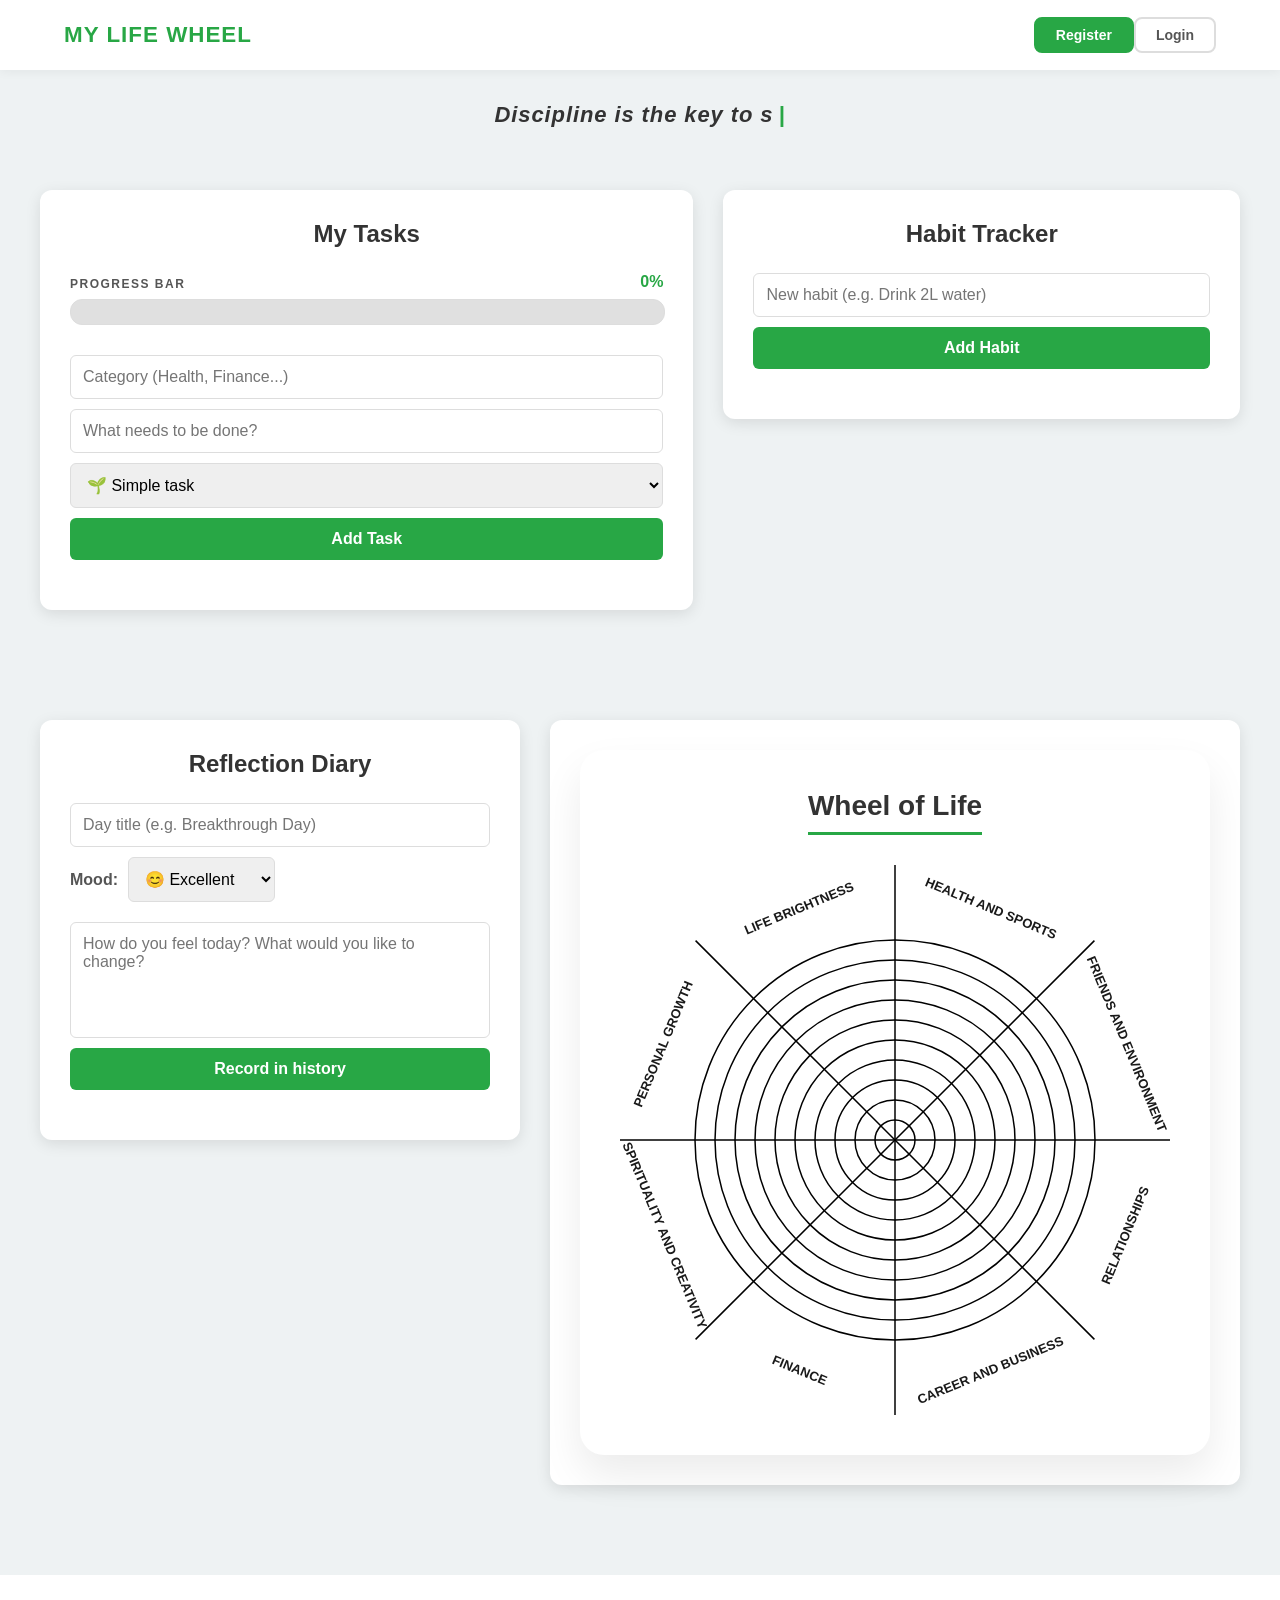
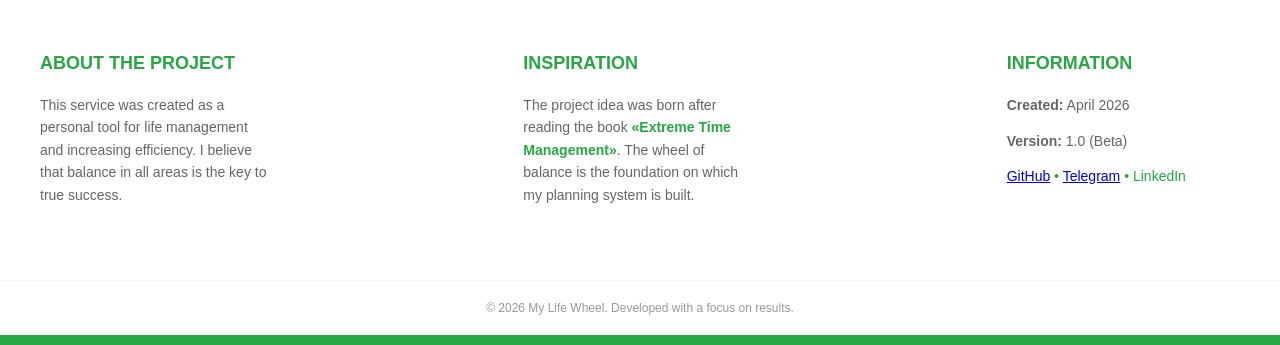
<file: index.html>
<!DOCTYPE html>
<html lang="en">
<head>
    <meta charset="UTF-8">
    <meta name="viewport" content="width=device-width, initial-scale=1.0">
    <title>My Life Wheel - Tasks & Balance</title>
    <link rel="stylesheet" href="style.css">
</head>
<body>

<div class="quote-container">
    <div id="typewriter-quote" class="quote-text"></div>
</div>

<div class="header">
    <div class="logo">My Life Wheel</div>
    <div class="nav-btns" id="auth-section">

        <div id="guest-btns">
            <button onclick="location.href='register.html'">Register</button>
            <button onclick="location.href='login.html'">Login</button>
        </div>

        <div id="user-profile" style="display: none; align-items: center; gap: 10px;">
            <span id="welcome-text" style="font-weight: bold; color: #2e7d32; margin-right: 5px;"></span>

            <button onclick="location.href='settings.html'" class="btn-settings">Settings</button>

            <button onclick="logout()" class="btn-logout">Logout</button>
        </div>
    </div>
</div>

<div class="main-content-layout">
    <div class="container tasks-column">
        <h2>My Tasks</h2>
        <div class="progress-section">
            <div class="progress-labels">
                <span class="progress-title">PROGRESS BAR</span>
                <span id="progressPercent">0%</span>
            </div>
            <div class="daily-progress">
                <div class="progress-fill" id="progressBar"></div>
            </div>
        </div>

        <form class="input-group" id="taskForm">
            <input type="text" id="nameInput" placeholder="Category (Health, Finance...)" required>
            <input type="text" id="taskInput" placeholder="What needs to be done?" required>
            <select id="priorityInput">
                <option value="low">🌱 Simple task</option>
                <option value="medium">⚡ Medium task</option>
                <option value="high">🔥 Important task</option>
                <option value="goal">🏆 Personal goal</option>
            </select>
            <button type="submit" class="btn-add">Add Task</button>
        </form>
        <ul id="taskList"></ul>
    </div>

    <div class="container habits-column">
        <h2>Habit Tracker</h2>
        <div class="input-group">
            <input type="text" id="habitInput" placeholder="New habit (e.g. Drink 2L water)">
            <button onclick="addHabit()" class="btn-add">Add Habit</button>
        </div>
        <ul id="habitList" class="habit-list">
        </ul>
    </div>
</div>

<div class="diary-wheel-layout">
    <div class="container diary-section">
        <h2>Reflection Diary</h2>
        <form id="diaryForm" class="input-group">
            <input type="text" id="diaryTitle" placeholder="Day title (e.g. Breakthrough Day)" required>
            <div class="mood-selector">
                <label>Mood:</label>
                <select id="diaryMood">
                    <option value="😊">😊 Excellent</option>
                    <option value="😐">😐 Normal</option>
                    <option value="😔">😔 Tough day</option>
                    <option value="🚀">🚀 Productive</option>
                </select>
            </div>
            <textarea id="diaryText" placeholder="How do you feel today? What would you like to change?" rows="5" required></textarea>
            <button type="submit" class="btn-add">Record in history</button>
        </form>
        <div id="diaryLog" class="diary-log">
        </div>
    </div>

    <div class="container wheel-section-new">
        <div class="wheel-card">
            <h2 class="wheel-title">Wheel of Life</h2>
            <div class="canvas-wrapper">
                <canvas id="balanceChart" width="550" height="550"></canvas>
            </div>
        </div>
    </div>
</div>

<footer class="site-footer">
    <div class="footer-content">
        <div class="footer-section about">
            <h3>About the project</h3>
            <p>This service was created as a personal tool for life management and increasing efficiency. I believe that balance in all areas is the key to true success.</p>
        </div>

        <div class="footer-section inspiration">
            <h3>Inspiration</h3>
            <p>The project idea was born after reading the book <a href="https://www.litres.ru/book/aleksey-ivanovich-tolkachev/ekstremalnyy-taym-menedzhment-68808090/" target="_blank">«Extreme Time Management»</a>. The wheel of balance is the foundation on which my planning system is built.</p>
        </div>

        <div class="footer-section details">
            <h3>Information</h3>
            <p><strong>Created:</strong> April 2026</p>
            <p><strong>Version:</strong> 1.0 (Beta)</p>
            <div class="social-links">
                <span><a href="https://github.com/YouMei2" target="_blank" >GitHub</a></span> • <span><a href="https://t.me/Giorgione5576" target="_blank">Telegram</a> </span> • <span>LinkedIn</span>
            </div>
        </div>
    </div>
    <div class="footer-bottom">
        &copy; 2026 My Life Wheel. Developed with a focus on results.
    </div>
</footer>

<script src="script.js"></script>
</body>
</html>
</file>
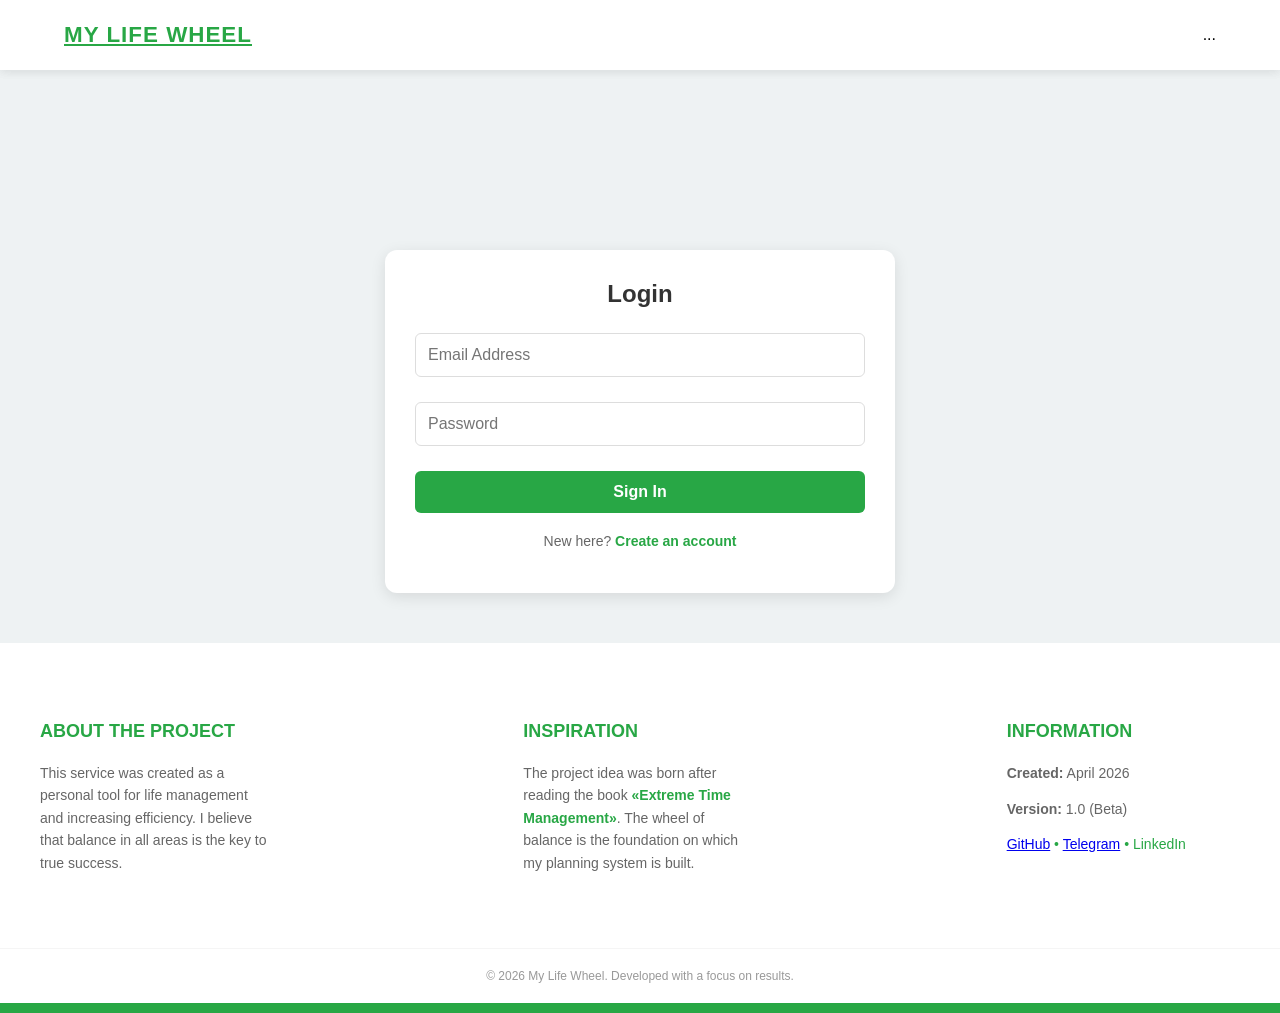
<file: login.html>
<!DOCTYPE html>
<html lang="en">
<head>
    <meta charset="UTF-8">
    <meta name="viewport" content="width=device-width, initial-scale=1.0">
    <title>Login - My Life Wheel</title>
    <link rel="stylesheet" href="style.css">
</head>
<body>
<div class="header">
    <div class="header">
        <a href="index.html" class="logo">My Life Wheel</a> <div class="nav-btns">
        ...
    </div>
    </div>
</div>

<div class="container auth-container">
    <h2>Login</h2>
    <form class="input-group" id="loginForm">
        <input type="email" placeholder="Email Address" required>
        <input type="password" placeholder="Password" required>
        <button type="submit" class="btn-add">Sign In</button>
    </form>
    <p class="auth-footer">New here? <a href="register.html">Create an account</a></p>
</div>

<footer class="site-footer">
    <div class="footer-content">
        <div class="footer-section about">
            <h3>About the project</h3>
            <p>This service was created as a personal tool for life management and increasing efficiency. I believe that balance in all areas is the key to true success.</p>
        </div>

        <div class="footer-section inspiration">
            <h3>Inspiration</h3>
            <p>The project idea was born after reading the book <a href="https://www.litres.ru/book/aleksey-ivanovich-tolkachev/ekstremalnyy-taym-menedzhment-68808090/" target="_blank">«Extreme Time Management»</a>. The wheel of balance is the foundation on which my planning system is built.</p>
        </div>

        <div class="footer-section details">
            <h3>Information</h3>
            <p><strong>Created:</strong> April 2026</p>
            <p><strong>Version:</strong> 1.0 (Beta)</p>
            <div class="social-links">
                <span><a href="https://github.com/YouMei2" target="_blank" >GitHub</a></span> • <span><a href="https://t.me/Giorgione5576" target="_blank">Telegram</a> </span> • <span>LinkedIn</span>
            </div>
        </div>
    </div>
    <div class="footer-bottom">
        &copy; 2026 My Life Wheel. Developed with a focus on results.
    </div>
</footer>

<script src="login.js"></script>
</body>
</html>
</file>
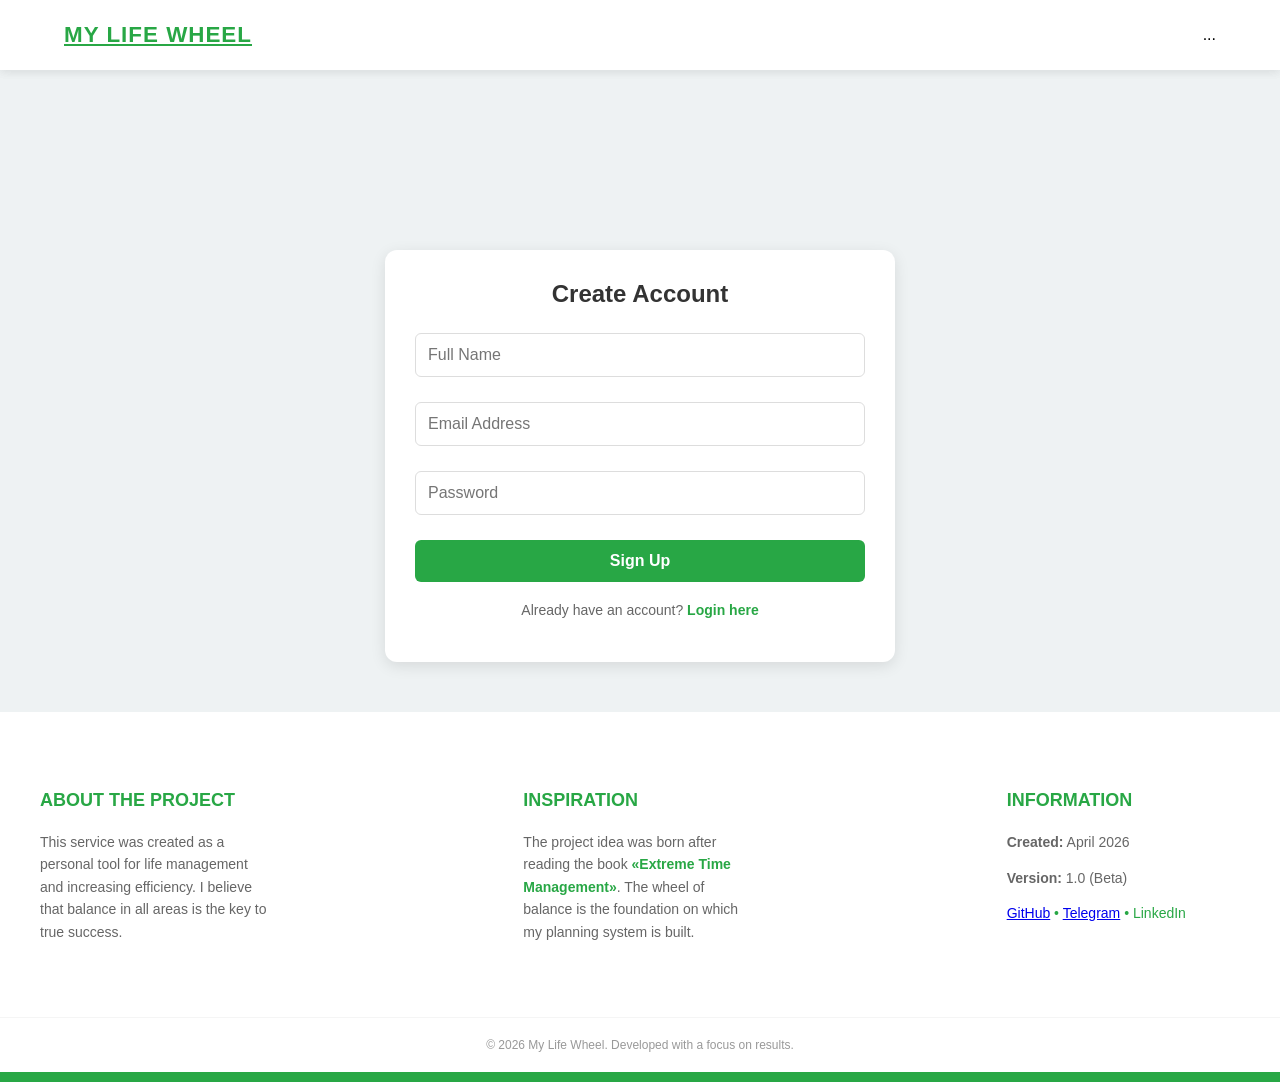
<file: register.html>
<!DOCTYPE html>
<html lang="en">
<head>
    <meta charset="UTF-8">
    <meta name="viewport" content="width=device-width, initial-scale=1.0">
    <title>Register - My Life Wheel</title>
    <link rel="stylesheet" href="style.css">
</head>
<body>
<div class="header">
    <div class="header">
        <a href="index.html" class="logo">My Life Wheel</a> <div class="nav-btns">
        ...
    </div>
    </div>
</div>

<div class="container auth-container">
    <h2>Create Account</h2>
    <form class="input-group" id="registerForm">
        <input type="text" placeholder="Full Name" required>
        <input type="email" placeholder="Email Address" required>
        <input type="password" placeholder="Password" required>
        <button type="submit" class="btn-add">Sign Up</button>
    </form>
    <p class="auth-footer">Already have an account? <a href="login.html">Login here</a></p>
</div>

<footer class="site-footer">
    <div class="footer-content">
        <div class="footer-section about">
            <h3>About the project</h3>
            <p>This service was created as a personal tool for life management and increasing efficiency. I believe that balance in all areas is the key to true success.</p>
        </div>

        <div class="footer-section inspiration">
            <h3>Inspiration</h3>
            <p>The project idea was born after reading the book <a href="https://www.litres.ru/book/aleksey-ivanovich-tolkachev/ekstremalnyy-taym-menedzhment-68808090/" target="_blank">«Extreme Time Management»</a>. The wheel of balance is the foundation on which my planning system is built.</p>
        </div>

        <div class="footer-section details">
            <h3>Information</h3>
            <p><strong>Created:</strong> April 2026</p>
            <p><strong>Version:</strong> 1.0 (Beta)</p>
            <div class="social-links">
                <span><a href="https://github.com/YouMei2" target="_blank" >GitHub</a></span> • <span><a href="https://t.me/Giorgione5576" target="_blank">Telegram</a> </span> • <span>LinkedIn</span>
            </div>
        </div>
    </div>
    <div class="footer-bottom">
        &copy; 2026 My Life Wheel. Developed with a focus on results.
    </div>
</footer>

<script src="register.js"></script>
</body>
</html>
</file>
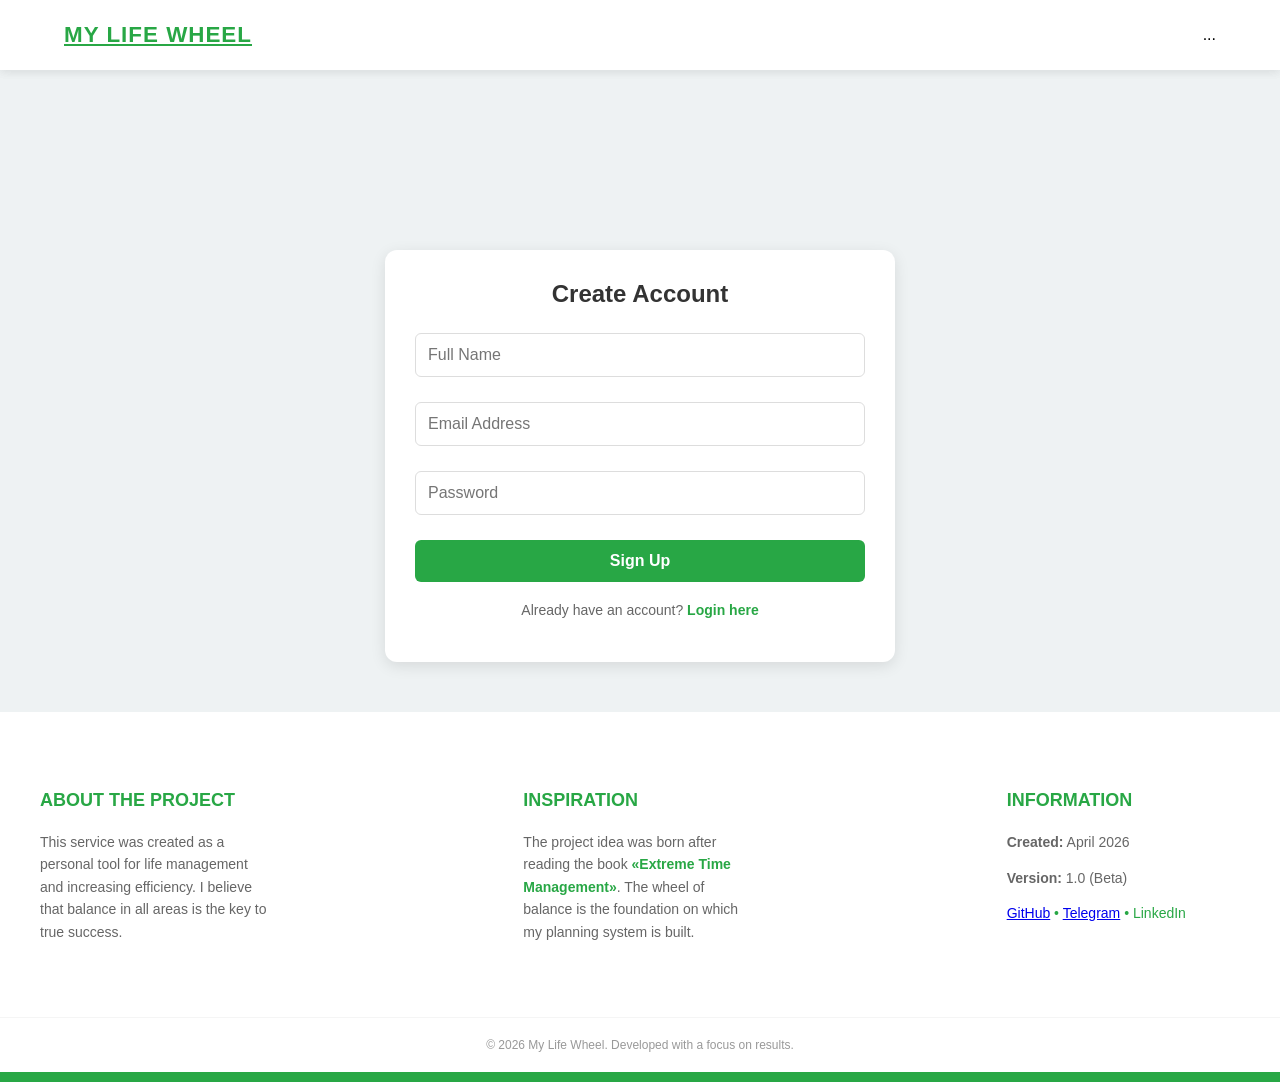
<file: settings.html>
<!DOCTYPE html>
<html lang="en">
<head>
    <meta charset="UTF-8">
    <meta name="viewport" content="width=device-width, initial-scale=1.0">
    <title>Settings - My Life Wheel</title>
    <link rel="stylesheet" href="style.css"> <style>
    .settings-container {
        max-width: 600px;
        margin: 50px auto;
        padding: 20px;
    }
    .settings-card {
        background: white;
        padding: 30px;
        border-radius: 12px;
        box-shadow: 0 4px 15px rgba(0,0,0,0.05);
        margin-bottom: 25px;
    }
    .settings-card h2 {
        margin-top: 0;
        color: #333;
        font-size: 1.2rem;
        margin-bottom: 20px;
        border-bottom: 2px solid #f4f4f4;
        padding-bottom: 10px;
    }
    .form-group { margin-bottom: 15px; }
    label { display: block; margin-bottom: 5px; color: #666; font-size: 0.9rem; }
    input {
        width: 100%;
        padding: 12px;
        border: 1px solid #ddd;
        border-radius: 8px;
        box-sizing: border-box;
    }
    .btn-save {
        background: #28a745;
        color: white;
        border: none;
        padding: 12px 20px;
        border-radius: 8px;
        cursor: pointer;
        width: 100%;
        font-weight: bold;
        transition: 0.3s;
        margin-top: 10px;
    }
    .btn-save:hover { background: #218838; }
    .btn-delete {
        background: #fff;
        color: #dc3545;
        border: 1px solid #dc3545;
        padding: 10px;
        border-radius: 8px;
        cursor: pointer;
        width: 100%;
        margin-top: 20px;
    }
    .btn-delete:hover { background: #dc3545; color: white; }
</style>
</head>
<body style="background-color: #f8f9fa; font-family: 'Segoe UI', Tahoma, sans-serif;">

<div class="settings-container">
    <a href="index.html" style="text-decoration: none; color: #28a745;">← Back to Dashboard</a>
    <h1 style="text-align: center; color: #2d5a27;">Settings</h1>

    <div class="settings-card">
        <h2>Change Profile Name</h2>
        <div class="form-group">
            <label>New Name</label>
            <input type="text" id="newName" placeholder="Enter your name">
        </div>
        <button class="btn-save" onclick="updateName()">Update Name</button>
    </div>

    <div class="settings-card">
        <h2>Change Email Address</h2>
        <p style="font-size: 0.8rem; color: #888;">Note: You will need to re-verify your account.</p>
        <div class="form-group">
            <label>New Email</label>
            <input type="email" id="newEmail" placeholder="newemail@example.com">
        </div>
        <button class="btn-save" onclick="updateEmail()">Update Email & Verify</button>
    </div>

    <div class="settings-card">
        <h2>Change Password</h2>
        <div class="form-group">
            <label>Current Password</label>
            <input type="password" id="oldPassword" placeholder="••••••••">
        </div>
        <div class="form-group">
            <label>New Password</label>
            <input type="password" id="newPassword" placeholder="••••••••">
        </div>
        <button class="btn-save" onclick="updatePassword()">Change Password</button>
    </div>

    <button class="btn-delete" onclick="deleteAccount()">Delete Account Forever</button>
</div>

<script src="settings.js"></script>

<footer class="site-footer">
    <div class="footer-content">
        <div class="footer-section about">
            <h3>About the project</h3>
            <p>This service was created as a personal tool for life management and increasing efficiency. I believe that balance in all areas is the key to true success.</p>
        </div>

        <div class="footer-section inspiration">
            <h3>Inspiration</h3>
            <p>The project idea was born after reading the book <a href="https://www.litres.ru/book/aleksey-ivanovich-tolkachev/ekstremalnyy-taym-menedzhment-68808090/" target="_blank">«Extreme Time Management»</a>. The wheel of balance is the foundation on which my planning system is built.</p>
        </div>

        <div class="footer-section details">
            <h3>Information</h3>
            <p><strong>Created:</strong> April 2026</p>
            <p><strong>Version:</strong> 1.0 (Beta)</p>
            <div class="social-links">
                <span><a href="https://github.com/YouMei2" target="_blank" >GitHub</a></span> • <span><a href="https://t.me/Giorgione5576" target="_blank">Telegram</a> </span> • <span>LinkedIn</span>
            </div>
        </div>
    </div>
    <div class="footer-bottom">
        &copy; 2026 My Life Wheel. Developed with a focus on results.
    </div>
</footer>
</body>
</html>
</file>
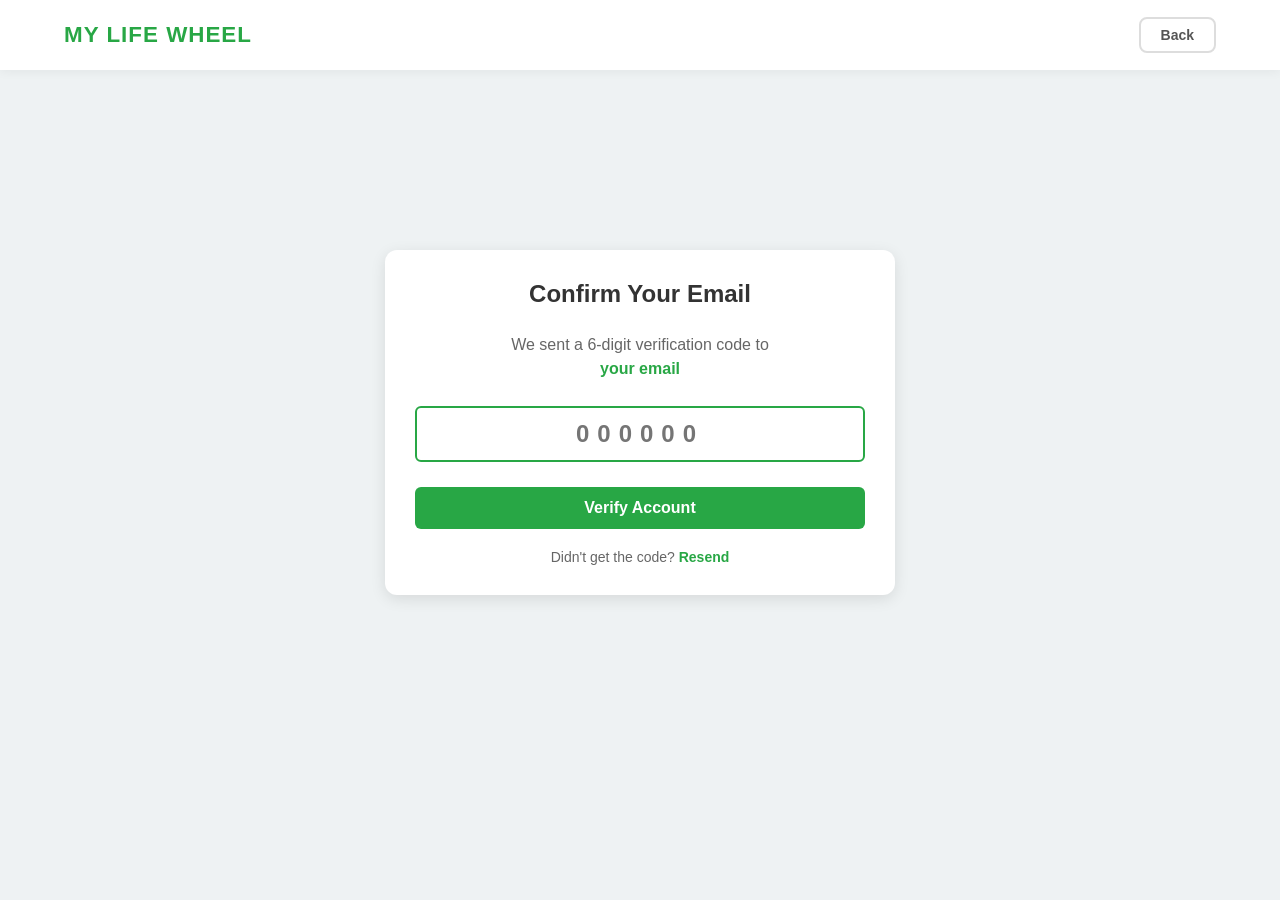
<file: verify.html>
<!DOCTYPE html>
<html lang="en">
<head>
    <meta charset="UTF-8">
    <meta name="viewport" content="width=device-width, initial-scale=1.0">
    <title>Verify Your Account | My Life Wheel</title>
    <link rel="stylesheet" href="style.css">
    <style>
        /* Styles specifically for the confirmation card */
        .verify-card {
            text-align: center;
        }
        .verify-card p {
            color: #666;
            margin-bottom: 25px;
            line-height: 1.5;
        }
        .code-input {
            letter-spacing: 8px;
            font-size: 24px !important;
            text-align: center;
            font-weight: bold;
            color: #333;
            border: 2px solid #28a745 !important; /* Immediately highlight with brand color */
        }
        #displayEmail {
            color: #28a745;
            font-weight: bold;
        }
    </style>
</head>
<body>

<div class="header">
    <div class="logo">My Life Wheel</div>
    <div class="nav-btns">
        <button onclick="location.href='register.html'">Back</button>
    </div>
</div>

<div class="container auth-container verify-card">
    <h2>Confirm Your Email</h2>
    <p>We sent a 6-digit verification code to <br><span id="displayEmail">loading...</span></p>

    <form class="input-group" id="verifyForm">
        <input type="text"
               id="codeInput"
               class="code-input"
               placeholder="000000"
               maxlength="6"
               required
               pattern="\d{6}"
               autocomplete="one-time-code">

        <button type="submit" class="btn-add" id="verifyBtn">Verify Account</button>
    </form>

    <div class="auth-footer">
        Didn't get the code?
        <a href="#" id="resendBtn">Resend</a>
    </div>
</div>

<script src="verify.js"></script>
</body>
</html>
</file>
<file: style.css>
/* --- BASIC SETTINGS --- */
body {
 font-family: 'Segoe UI', Tahoma, Geneva, Verdana, sans-serif;
 max-width: 100%;
 margin: 0;
 background: #eef2f3;
 padding-top: 100px; /* Padding under header */
 overflow-x: hidden;
}

/* --- QUOTE OF THE DAY (FIXING APPEARANCE) --- */
.quote-container {
 max-width: 1400px;
 margin: 0 auto 30px; /* Bottom margin to main content */
 padding: 0 40px;
 text-align: center;
 min-height: 40px; /* So the page doesn't jump */
}

.quote-text {
 font-size: 22px;
 font-weight: 700;
 color: #333;
 font-style: italic;
 letter-spacing: 0.9px;
 line-height: 1.4;
}

/* Typewriter caret */
.quote-text::after {
 content: '|'; /* Add caret symbol */
 margin-left: 5px;
 color: #28a745;
 animation: blink 0.7s infinite;
}

@keyframes blink {
 0%, 100% { opacity: 1; }
 50% { opacity: 0; }
}

/* --- FIXED HEADER --- */
.header {
 position: fixed;
 top: 0;
 left: 0;
 width: 100vw;
 height: 70px;
 background: white;
 display: flex;
 justify-content: space-between;
 align-items: center;
 padding: 10px 5%;
 box-shadow: 0 2px 10px rgba(0,0,0,0.05);
 z-index: 9999;
 box-sizing: border-box;
}

.logo {
 color: #28a745 !important;
 font-weight: 800 !important;
 text-transform: uppercase;
 letter-spacing: 1px;
 font-size: 1.4rem !important;
}

.nav-btns {
 display: flex;
 gap: 15px;
}

.nav-btns button {
 padding: 8px 20px !important;
 border-radius: 8px !important;
 font-size: 14px !important;
 font-weight: bold;
 cursor: pointer;
 transition: all 0.3s ease;
 white-space: nowrap;
}

/* buttons REGISTER / LOGIN */
.nav-btns button:first-child { background-color: #28a745 !important; color: white !important; border: 2px solid #28a745 !important; }
.nav-btns button:first-child:hover { background-color: #218838 !important; box-shadow: 0 4px 12px rgba(40, 167, 69, 0.3) !important; }
.nav-btns button:last-child { background-color: white !important; color: #555 !important; border: 2px solid #ddd !important; }
.nav-btns button:last-child:hover { background-color: #f8f9fa !important; border-color: #bbb !important; color: #333 !important; }

.auth-container {
 max-width: 450px !important;
 margin: 150px auto 50px !important;
 text-align: center;
 padding: 40px;
 background: white;
 border-radius: 12px;
 box-shadow: 0 10px 25px rgba(0,0,0,0.05);
}

.auth-container input {
 width: 100%;
 box-sizing: border-box;
 margin-bottom: 15px;
}

.auth-container button {
 width: 100%;
 padding: 12px;
}

.auth-footer {
 margin-top: 20px;
 font-size: 14px;
 color: #666;
}

.auth-footer a {
 color: #28a745;
 text-decoration: none;
 font-weight: bold;
}

/* --- LAYOUTS (TASKS AND DIARY+WHEEL) --- */
.main-content-layout, .diary-wheel-layout {
 display: flex;
 gap: 30px;
 max-width: 2000px;
 margin: 0 auto 60px; /* Margin between blocks */
 padding: 20px 40px 0; /* Add padding-top for better separation from the quote */
 box-sizing: border-box;
 align-items: flex-start;
}

/* Column proportions (Tasks/Habits) */
.tasks-column { flex: 1.3; margin-top: 0 !important; }
.habits-column { flex: 1; margin-top: 0 !important; }

/* Column proportions (Diary/Wheel) */
.diary-section { flex: 1; margin-top: 0 !important; }
.wheel-section-new { flex: 1.3; margin-top: 0 !important; }

/* --- CONTAINERS (COMMON STYLES) --- */
.container {
 background: white;
 padding: 30px;
 border-radius: 12px;
 box-shadow: 0 4px 15px rgba(0,0,0,0.1);
 position: relative;
 z-index: 1;
 margin-bottom: 30px; /* Add bottom margin for better section separation */
}

h2 { color: #333; text-align: center; font-weight: 800; margin-top: 0; margin-bottom: 25px; }

/* --- FORMS AND INPUT --- */
.input-group { display: flex; flex-direction: column; gap: 10px; margin-bottom: 20px; }

input, select, textarea {
 padding: 12px;
 border: 1px solid #ddd;
 border-radius: 6px;
 font-size: 16px;
 font-family: inherit;
}

textarea { resize: none; } /* Prohibit resizing of the diary */

.btn-add, .auth-container button, button[type="submit"] {
 padding: 12px;
 cursor: pointer;
 background: #28a745 !important;
 color: white !important;
 border: none !important;
 border-radius: 6px !important;
 font-weight: bold !important;
 font-size: 16px;
 transition: 0.3s;
}

.btn-add:hover { background: #218838 !important; box-shadow: 0 4px 10px rgba(40, 167, 69, 0.2); }

/* --- TASK LIST --- */
ul { list-style: none; padding: 0; }
li {
 background: #fff; margin: 10px 0; padding: 15px; border-radius: 8px;
 border-left: 6px solid #28a745; display: flex; justify-content: space-between;
 align-items: center; box-shadow: 0 2px 4px rgba(0,0,0,0.05); transition: 0.2s;
}
li:hover { transform: translateX(10px); box-shadow: 0 5px 15px rgba(0,0,0,0.1); }
.task-content { display: flex; align-items: center; gap: 15px; }
.btn-delete { background: #dc3545; color: white; border: none; padding: 5px 12px; border-radius: 4px; cursor: pointer; }

/* --- HABIT TRACKER --- */
.habit-item {
 display: flex; justify-content: space-between; align-items: center;
 background: #fff; padding: 20px; margin-bottom: 12px; border-radius: 12px;
 border-left: 6px solid #28a745; box-shadow: 0 4px 6px rgba(0,0,0,0.02);
}
.habit-name { font-weight: 700; color: #333; font-size: 1.1rem; flex: 1; }
.habit-days { display: flex; gap: 12px; }
.day-wrapper { display: flex; flex-direction: column; align-items: center; gap: 6px; }
.day-label { font-size: 10px; font-weight: 800; color: #999; text-transform: uppercase; }

/* Modern checkboxes */
.day-check {
 appearance: none; -webkit-appearance: none; width: 28px; height: 28px;
 background-color: #f0f0f0; border: 2px solid #e0e0e0; border-radius: 8px;
 cursor: pointer; position: relative; transition: all 0.2s ease;
}
.day-check:checked { background-color: #28a745; border-color: #28a745; }
.day-check:checked::after {
 content: '✓'; position: absolute; color: white; font-size: 16px;
 font-weight: bold; top: 50%; left: 50%; transform: translate(-50%, -50%);
}

/* Week streak */
.habit-info { display: flex; flex-direction: column; gap: 4px; flex: 1; }
.habit-streak { font-size: 12px; font-weight: 800; color: #999; background: #f0f0f0; padding: 2px 8px; border-radius: 20px; width: fit-content; }
.streak-active { color: white; background: #28a745; }

/* Active streak (Green) */
.habit-streak.streak-active {
 background-color: #28a745 !important;
 color: white !important;
 box-shadow: 0 2px 8px rgba(40, 167, 69, 0.3);
 transition: all 0.3s ease;
}

/* Shake animation */
@keyframes shake {
 0%, 100% { transform: translateX(0); }
 20%, 60% { transform: translateX(-5px); }
 40%, 80% { transform: translateX(5px); }
}

/* --- REFLECTION DIARY (STYLES FOR ENTRY LIST) --- */
.mood-selector { display: flex; align-items: center; gap: 10px; font-weight: bold; color: #555; margin-bottom: 10px; }
.diary-log { margin-top: 20px; max-height: 400px; overflow-y: auto; padding-right: 10px; }
.diary-entry { background: #f9f9f9; padding: 15px; border-radius: 8px; border-left: 4px solid #28a745; margin-bottom: 15px; }
.diary-entry-header { display: flex; justify-content: space-between; font-size: 12px; color: #888; margin-bottom: 5px; }
.diary-entry h4 { margin: 5px 0; color: #333; font-weight: 700; }
.diary-entry p { font-size: 14px; color: #666; margin: 0; line-height: 1.5; }

/* --- TASK PROGRESS BAR --- */
.progress-section { margin-bottom: 30px; }
.progress-labels { display: flex; justify-content: space-between; align-items: flex-end; margin-bottom: 8px; }
.progress-title { font-size: 12px; font-weight: 900; color: #555; letter-spacing: 1.5px; }
#progressPercent { font-size: 16px; font-weight: bold; color: #28a745; }
.daily-progress { width: 100%; height: 24px; background-color: #e0e0e0; border-radius: 12px; overflow: hidden; border: 1px solid #ddd; }
.progress-fill { height: 100%; width: 0%; background: linear-gradient(90deg, #28a745, #4cd137); transition: width 0.6s ease; }

/* --- TASK PRIORITIES --- */
.priority-badge { padding: 4px 10px; border-radius: 20px; font-size: 11px; font-weight: bold; text-transform: uppercase; }
.prio-low { background: #e8f5e9; color: #2e7d32; }
.prio-medium { background: #fff3e0; color: #ef6c00; }
.prio-high { background: #ffebee; color: #c62828; }
.prio-goal { background: #e3f2fd; color: #1565c0; }
.completed-task { border-left-color: #6c757d !important; opacity: 0.6; }
.completed-text { text-decoration: line-through !important; color: #6c757d !important; }

/* --- BALANCE WHEEL (RESTORING BEAUTY) --- */
.wheel-card {
 background: #ffffff;
 padding: 40px; /* Restored spaciousness */
 border-radius: 24px;
 box-shadow: 0 20px 40px rgba(0, 0, 0, 0.08);
 display: flex;
 flex-direction: column;
 align-items: center;
}

.wheel-title {
 font-size: 28px;
 font-weight: 800;
 margin-bottom: 30px;
 border-bottom: 3px solid #28a745;
 padding-bottom: 10px;
}

.canvas-wrapper {
 width: 550px;
 height: 550px;
 position: relative;
 /* Centering canvas inside wrapper if needed */
 display: flex;
 justify-content: center;
 align-items: center;
}



/* --- FOOTER --- */
.site-footer { background-color: #ffffff; color: #333; padding: 60px 0 20px; border-bottom: 10px solid #28a745;}
.footer-content { max-width: 1400px; margin: 0 auto; display: grid; grid-template-columns: repeat(3, 1fr); gap: 250px; padding: 0 40px; }
.footer-section h3 { color: #28a745; font-size: 18px; margin-bottom: 20px; text-transform: uppercase; }
.footer-section p { line-height: 1.6; color: #666; font-size: 14px; }
.footer-section.inspiration a { color: #28a745; text-decoration: none; font-weight: bold; }
.social-links {margin-top: 15px; font-size: 14px; color: #28a745;}
.footer-bottom { text-align: center; margin-top: 60px; padding-top: 20px; border-top: 1px solid #f5f5f5; font-size: 12px; color: #999; }

/* --- RESPONSIVE --- */
@media (max-width: 1200px) {
 .main-content-layout, .diary-wheel-layout { flex-direction: column; padding: 0 20px; gap: 20px; }
 .tasks-column, .habits-column, .diary-section, .wheel-section-new { width: 100%; }
 .quote-container { padding: 0 20px; }
 .container { padding: 20px; }
 .wheel-card { padding: 20px; }
 .canvas-wrapper { width: 100%; height: 400px; max-width: 400px; }
}

@media (max-width: 768px) {
 body { padding-top: 80px; }
 .header { height: 60px; padding: 10px 3%; }
 .logo { font-size: 1.2rem !important; }
 .nav-btns { gap: 10px; }
 .nav-btns button { padding: 6px 15px !important; font-size: 12px !important; }
 .quote-container { padding: 0 15px; margin-bottom: 20px; }
 .quote-text { font-size: 18px; }
 .main-content-layout, .diary-wheel-layout { padding: 10px 15px 0; gap: 15px; }
 .container { padding: 15px; margin-bottom: 20px; }
 .wheel-card { padding: 15px; }
 .canvas-wrapper { height: 300px; max-width: 300px; }
 .footer-content { grid-template-columns: 1fr; gap: 20px; padding: 0 15px; }
}
</file>
